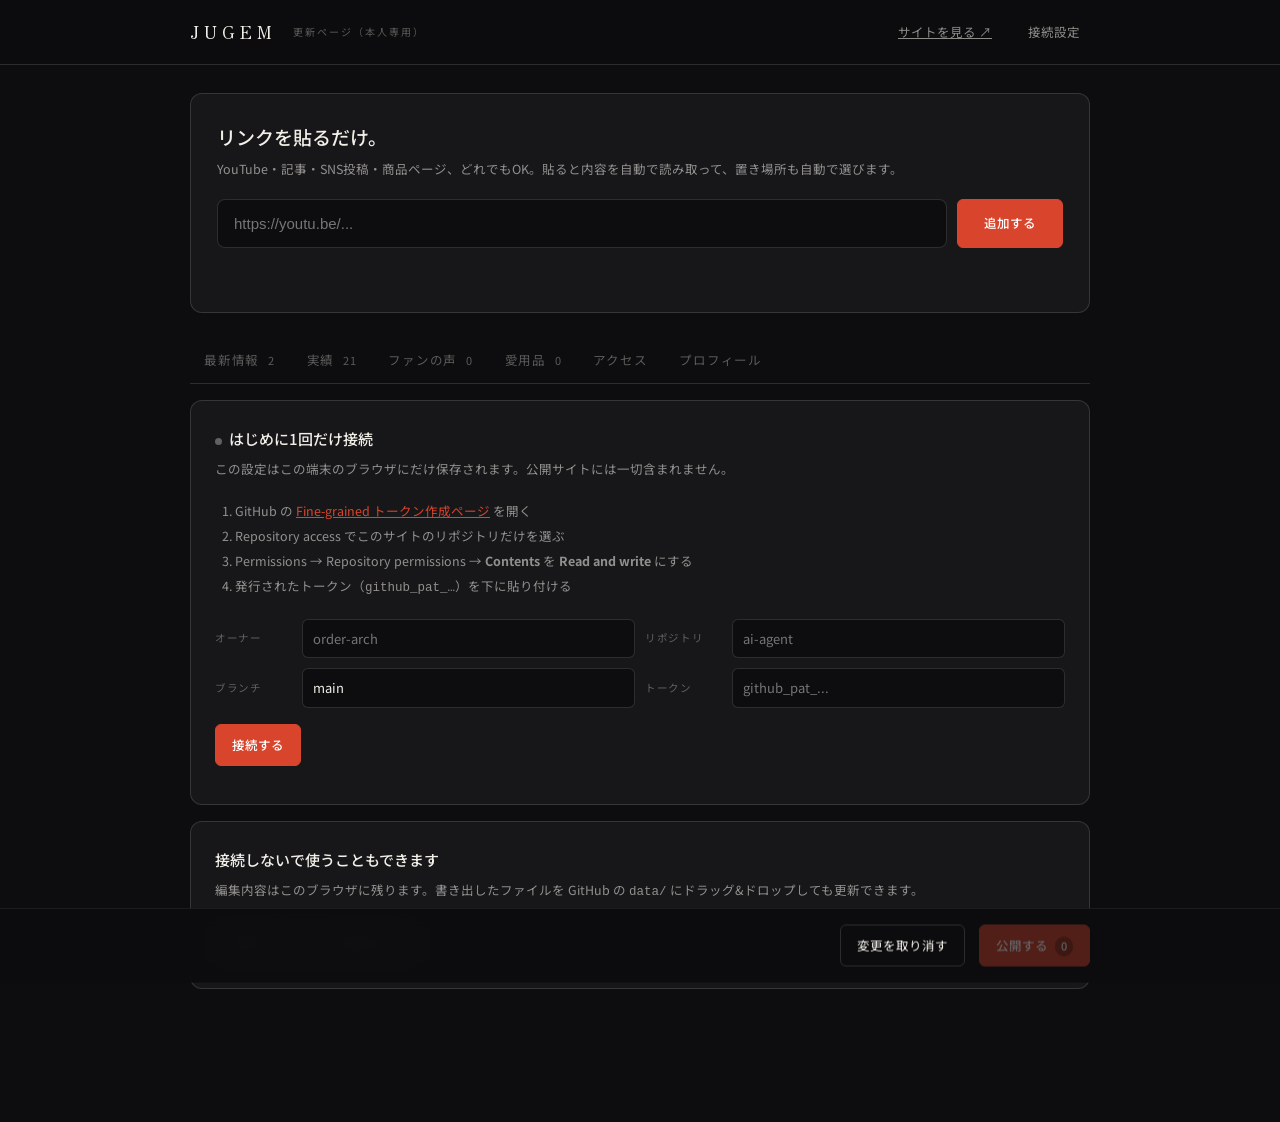
<file: admin/index.html>
<!doctype html>
<html lang="ja">
<head>
<meta charset="utf-8">
<meta name="viewport" content="width=device-width, initial-scale=1">
<title>JUGEM — 更新ページ（本人専用）</title>
<meta name="robots" content="noindex, nofollow">
<link rel="preconnect" href="https://fonts.googleapis.com">
<link rel="preconnect" href="https://fonts.gstatic.com" crossorigin>
<link href="https://fonts.googleapis.com/css2?family=Noto+Sans+JP:wght@300;400;500&family=Zen+Old+Mincho&display=swap" rel="stylesheet">
<link rel="stylesheet" href="../assets/css/admin.css">
<link rel="icon" href="data:image/svg+xml,<svg xmlns='http://www.w3.org/2000/svg' viewBox='0 0 32 32'><rect width='32' height='32' fill='%23d8452c'/><text x='16' y='23' font-size='19' font-family='serif' fill='%23fff' text-anchor='middle'>J</text></svg>">
</head>
<body>

<header class="top">
  <div class="wrap">
    <span class="logo">JUGEM</span>
    <span class="tag">更新ページ（本人専用）</span>
    <span class="sp"></span>
    <a class="btn ghost" href="../" target="_blank" rel="noopener">サイトを見る ↗</a>
    <button class="btn ghost" id="tabSetup" type="button">接続設定</button>
  </div>
</header>

<div class="wrap">

  <!-- ---------- paste box ---------- -->
  <section class="paste">
    <h1>リンクを貼るだけ。</h1>
    <p class="sub">YouTube・記事・SNS投稿・商品ページ、どれでもOK。貼ると内容を自動で読み取って、置き場所も自動で選びます。</p>
    <div class="row">
      <input type="url" id="pasteInput" placeholder="https://youtu.be/..." autocomplete="off" spellcheck="false"
             aria-label="追加したいリンク">
      <button class="btn primary" id="pasteBtn" type="button">追加する</button>
    </div>
    <p class="status" id="pasteStatus" role="status" aria-live="polite"></p>
  </section>

  <!-- ---------- tabs ---------- -->
  <nav class="tabs" id="tabs" role="tablist">
    <button role="tab" data-tab="news"     aria-selected="true">最新情報 <span class="count" data-count="news"></span></button>
    <button role="tab" data-tab="works"    aria-selected="false">実績 <span class="count" data-count="works"></span></button>
    <button role="tab" data-tab="voices"   aria-selected="false">ファンの声 <span class="count" data-count="voices"></span></button>
    <button role="tab" data-tab="picks"    aria-selected="false">愛用品 <span class="count" data-count="picks"></span></button>
    <button role="tab" data-tab="access"   aria-selected="false">アクセス</button>
    <button role="tab" data-tab="settings" aria-selected="false">プロフィール</button>
  </nav>

  <section id="pane-news"     class="pane"></section>
  <section id="pane-works"    class="pane hide"></section>
  <section id="pane-voices"   class="pane hide"></section>
  <section id="pane-picks"    class="pane hide"></section>
  <section id="pane-access"   class="pane hide"></section>
  <section id="pane-settings" class="pane hide"></section>
  <section id="pane-setup"    class="pane hide"></section>

</div>

<div class="savebar" id="savebar">
  <div class="wrap">
    <span class="msg" id="saveMsg"></span>
    <button class="btn" id="discardBtn" type="button">変更を取り消す</button>
    <button class="btn primary" id="publishBtn" type="button">公開する<span class="badge" id="saveBadge">0</span></button>
  </div>
</div>

<div class="toast" id="toast" role="status" aria-live="polite"></div>

<script type="module" src="../assets/js/admin.js"></script>
</body>
</html>
</file>
<file: assets/css/admin.css>
/* JUGEM — owner-only editor. Plain vertical layout: speed over drama. */

:root {
  --ink: #0d0d0f; --card: #17171a; --card-2: #1e1e22;
  --paper: #f2efe8; --muted: rgba(242,239,232,.56); --faint: rgba(242,239,232,.34);
  --line: rgba(242,239,232,.14); --accent: #d8452c; --ok: #35b37e;
  --sans: "Noto Sans JP", -apple-system, "Hiragino Kaku Gothic ProN", sans-serif;
  --serif: "Zen Old Mincho", serif;
}
* { box-sizing: border-box; }
body {
  margin: 0; background: var(--ink); color: var(--paper);
  font-family: var(--sans); font-size: 14px; line-height: 1.8;
  padding-bottom: 120px; -webkit-font-smoothing: antialiased;
}
a { color: var(--accent); }
button { font: inherit; cursor: pointer; }
:focus-visible { outline: 2px solid var(--accent); outline-offset: 2px; }
.hide { display: none !important; }

.wrap { max-width: 940px; margin: 0 auto; padding: 0 20px; }

/* ---------- header ---------- */
.top {
  position: sticky; top: 0; z-index: 20; background: rgba(13,13,15,.94);
  backdrop-filter: blur(10px); border-bottom: 1px solid var(--line);
}
.top .wrap { display: flex; align-items: center; gap: 16px; height: 64px; }
.top .logo { font-family: var(--serif); font-size: 17px; letter-spacing: .3em; }
.top .tag { font-size: 10px; letter-spacing: .2em; color: var(--faint); }
.top .sp { flex: 1; }

.btn {
  border: 1px solid var(--line); background: transparent; color: var(--paper);
  padding: 9px 16px; border-radius: 6px; font-size: 12.5px; white-space: nowrap;
  transition: border-color .2s, background .2s;
}
.btn:hover { border-color: var(--faint); }
.btn.primary { background: var(--accent); border-color: var(--accent); color: #fff; font-weight: 500; }
.btn.primary:disabled { opacity: .35; cursor: not-allowed; }
.btn.ghost { border-color: transparent; color: var(--muted); padding: 6px 9px; }
.btn.ghost:hover { color: var(--paper); background: var(--card-2); }
.btn .badge {
  display: inline-block; margin-left: 7px; min-width: 18px; padding: 0 5px;
  border-radius: 9px; background: rgba(0,0,0,.28); font-size: 11px;
}

/* ---------- paste box: the one thing that matters ---------- */
.paste { margin: 28px 0 8px; padding: 26px; background: var(--card); border: 1px solid var(--line); border-radius: 12px; }
.paste h1 { margin: 0 0 4px; font-size: 19px; font-weight: 500; }
.paste .sub { margin: 0 0 18px; font-size: 12.5px; color: var(--muted); }
.paste .row { display: flex; gap: 10px; }
.paste input[type=url] {
  flex: 1; min-width: 0; padding: 15px 16px; font-size: 15px;
  background: var(--ink); color: var(--paper);
  border: 1px solid var(--line); border-radius: 8px;
}
.paste input[type=url]:focus { border-color: var(--accent); outline: none; }
.paste .row .btn { padding: 0 26px; }
.paste .status { margin-top: 12px; font-size: 12px; color: var(--muted); min-height: 1.2em; }
.paste .status.err { color: var(--accent); }

/* ---------- tabs ---------- */
.tabs { display: flex; gap: 4px; flex-wrap: wrap; margin: 26px 0 16px; border-bottom: 1px solid var(--line); }
.tabs button {
  border: 0; background: none; color: var(--faint); padding: 10px 14px;
  font-size: 12.5px; letter-spacing: .06em; border-bottom: 2px solid transparent; margin-bottom: -1px;
}
.tabs button[aria-selected="true"] { color: var(--paper); border-bottom-color: var(--accent); }
.tabs .count { color: var(--faint); font-size: 11px; margin-left: 5px; }

/* ---------- item rows ---------- */
.rows { display: flex; flex-direction: column; gap: 10px; }
.row-item {
  display: flex; gap: 14px; padding: 14px; background: var(--card);
  border: 1px solid var(--line); border-radius: 10px; align-items: flex-start;
}
.row-item.is-new { border-color: var(--accent); }
.row-item .thumb {
  width: 116px; flex: 0 0 116px; aspect-ratio: 16/9; border-radius: 6px;
  object-fit: cover; background: var(--card-2);
}
.row-item .thumb.square { aspect-ratio: 1; width: 74px; flex-basis: 74px; }
.row-item .fields { flex: 1; min-width: 0; display: flex; flex-direction: column; gap: 7px; }
.row-item .acts { display: flex; flex-direction: column; gap: 4px; }

.f { display: flex; align-items: center; gap: 9px; }
.f label { flex: 0 0 78px; font-size: 10.5px; color: var(--faint); letter-spacing: .06em; }
.f input, .f textarea, .f select {
  flex: 1; min-width: 0; padding: 7px 10px; font: inherit; font-size: 13px;
  background: var(--ink); color: var(--paper); border: 1px solid var(--line); border-radius: 6px;
}
.f textarea { resize: vertical; min-height: 52px; line-height: 1.7; }
.f input:focus, .f textarea:focus, .f select:focus { border-color: var(--accent); outline: none; }
.f .pinbox { flex: 0 0 auto; display: flex; align-items: center; gap: 6px; font-size: 12px; color: var(--muted); }

.empty-note {
  padding: 34px; text-align: center; color: var(--faint); font-size: 13px;
  border: 1px dashed var(--line); border-radius: 10px;
}

/* ---------- setup / settings ---------- */
.card { padding: 24px; background: var(--card); border: 1px solid var(--line); border-radius: 12px; margin-bottom: 16px; }
.card h2 { margin: 0 0 6px; font-size: 15px; font-weight: 500; }
.card .desc { margin: 0 0 18px; font-size: 12.5px; color: var(--muted); }
.card ol { margin: 0 0 18px; padding-left: 20px; font-size: 12.5px; color: var(--muted); line-height: 2; }
.grid2 { display: grid; grid-template-columns: 1fr 1fr; gap: 10px; }
.dot { display: inline-block; width: 7px; height: 7px; border-radius: 50%; background: var(--faint); margin-right: 7px; }
.dot.on { background: var(--ok); }

.frame-wrap { border: 1px solid var(--line); border-radius: 10px; overflow: hidden; background: #fff; }
.frame-wrap iframe { display: block; width: 100%; height: 620px; border: 0; }

/* ---------- save bar ---------- */
.savebar {
  position: fixed; left: 0; right: 0; bottom: 0; z-index: 30;
  background: rgba(13,13,15,.96); backdrop-filter: blur(10px); border-top: 1px solid var(--line);
  transform: translateY(110%); transition: transform .3s ease;
}
.savebar.show { transform: none; }
.savebar .wrap { display: flex; align-items: center; gap: 14px; height: 74px; }
.savebar .msg { flex: 1; font-size: 12.5px; color: var(--muted); }
.savebar .msg b { color: var(--paper); font-weight: 500; }

.toast {
  position: fixed; left: 50%; bottom: 96px; transform: translate(-50%, 20px);
  z-index: 40; padding: 12px 22px; border-radius: 8px; font-size: 13px;
  background: var(--card-2); border: 1px solid var(--line);
  opacity: 0; pointer-events: none; transition: opacity .25s, transform .25s;
}
.toast.show { opacity: 1; transform: translate(-50%, 0); }
.toast.ok { border-color: var(--ok); }
.toast.err { border-color: var(--accent); }

@media (max-width: 700px) {
  .grid2 { grid-template-columns: 1fr; }
  .paste .row { flex-direction: column; }
  .paste .row .btn { padding: 14px; }
  .row-item { flex-wrap: wrap; }
  .row-item .thumb { width: 96px; flex-basis: 96px; }
  .f label { flex-basis: 60px; }
  .top .tag { display: none; }
}
</file>
